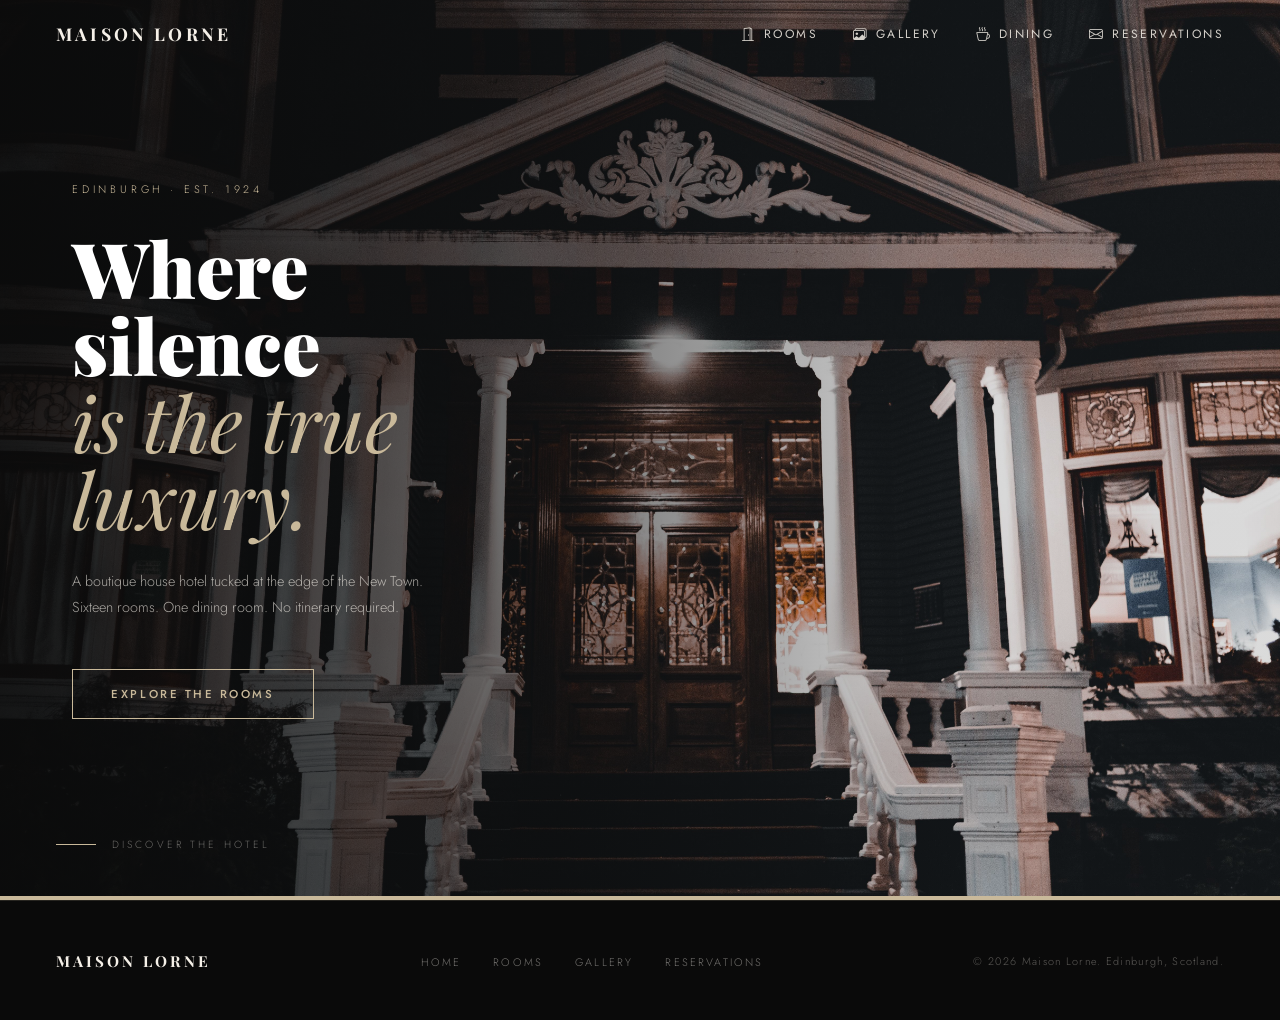
<file: index.html>
<!DOCTYPE html>
<html lang="en">
<head>
  <meta charset="UTF-8" />
  <meta name="viewport" content="width=device-width, initial-scale=1.0" />
  <title>Maison Lorne — Boutique Hotel</title>

  <link rel="preconnect" href="https://fonts.googleapis.com">
  <link href="https://fonts.googleapis.com/css2?family=Playfair+Display:ital,wght@0,400;0,700;0,900;1,400;1,700&family=Jost:wght@300;400;500&display=swap" rel="stylesheet" />

  <link rel="stylesheet" href="https://cdn.jsdelivr.net/npm/bootstrap-icons@1.11.3/font/bootstrap-icons.css">

  <link rel="stylesheet" href="css/styles.css" />
</head>
<body>

  <header>
    <!-- ============ NAV ============ -->
    <nav class="light">
      <a class="nav-logo" href="index.html">Maison Lorne</a>
      <ul class="nav-links">
        <li><a href="rooms.html"><i class="bi bi-door-open"></i><span>Rooms</span></a></li>
        <li><a href="gallery.html"><i class="bi bi-images"></i><span>Gallery</span></a></li>
        <li><a href="dining.html"><i class="bi bi-cup-hot"></i><span>Dining</span></a></li>
        <li><a href="contact.html"><i class="bi bi-envelope"></i><span>Reservations</span></a></li>
      </ul>
    </nav>
  </header>

  <main>

    <!-- ============ HERO ============ -->
    <section id="hero">
      <div class="hero-text">
        <p class="hero-eyebrow">Edinburgh · Est. 1924</p>
        <h1 class="hero-title">
          Where silence<br>
          <em>is the true luxury.</em>
        </h1>
        <p class="hero-sub">
          A boutique house hotel tucked at the edge of the New Town.
          Sixteen rooms. One dining room. No itinerary required.
        </p>
        <a href="rooms.html" class="btn">Explore the rooms</a>
      </div>

      <div class="hero-visual">
        <img src="assets/img/hero-facade.jpg" alt="Maison Lorne hotel building facade at night" />
      </div>

      <a href="rooms.html" class="hero-scroll-hint">Discover the hotel</a>
    </section>

  </main>

  <!-- ============ FOOTER ============ -->
  <footer>
    <span class="footer-logo">Maison Lorne</span>
    <ul class="footer-links">
      <li><a href="index.html">Home</a></li>
      <li><a href="rooms.html">Rooms</a></li>
      <li><a href="gallery.html">Gallery</a></li>
      <li><a href="contact.html">Reservations</a></li>
    </ul>
    <p class="footer-copy">© 2026 Maison Lorne. Edinburgh, Scotland.</p>
  </footer>

</body>
</html>
</file>
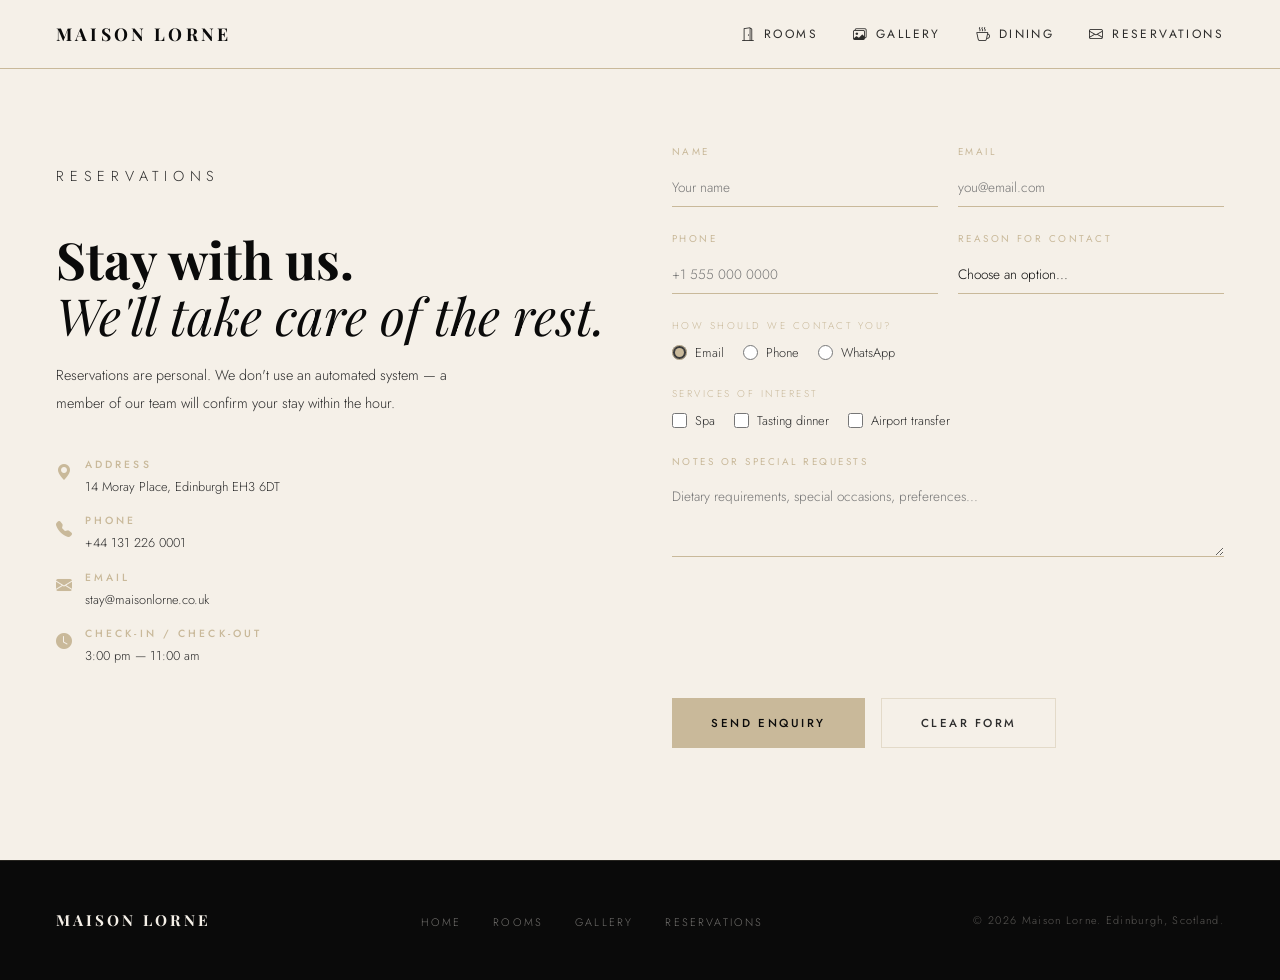
<file: contact.html>
<!DOCTYPE html>
<html lang="en">
<head>
  <meta charset="UTF-8" />
  <meta name="viewport" content="width=device-width, initial-scale=1.0" />
  <title>Reservations — Maison Lorne</title>

  <link rel="preconnect" href="https://fonts.googleapis.com">
  <link href="https://fonts.googleapis.com/css2?family=Playfair+Display:ital,wght@0,400;0,700;0,900;1,400;1,700&family=Jost:wght@300;400;500&display=swap" rel="stylesheet" />

  <link rel="stylesheet" href="https://cdn.jsdelivr.net/npm/bootstrap-icons@1.11.3/font/bootstrap-icons.css">

  <link rel="stylesheet" href="css/styles.css" />
</head>
<body>

  <header>
    <!-- ============ NAV ============ -->
    <nav class="dark">
      <a class="nav-logo" href="index.html">Maison Lorne</a>
      <ul class="nav-links">
        <li><a href="rooms.html"><i class="bi bi-door-open"></i><span>Rooms</span></a></li>
        <li><a href="gallery.html"><i class="bi bi-images"></i><span>Gallery</span></a></li>
        <li><a href="dining.html"><i class="bi bi-cup-hot"></i><span>Dining</span></a></li>
        <li><a href="contact.html"><i class="bi bi-envelope"></i><span>Reservations</span></a></li>
      </ul>
    </nav>
  </header>

  <main>

    <!-- ============ CONTACT / FORM ============ -->
    <section id="contact">
      <div class="contact-text">
        <p class="section-label">Reservations</p>
        <h2 class="section-title">Stay with us.<br><em>We'll take care of the rest.</em></h2>
        <p>Reservations are personal. We don't use an automated system — a member of our team will confirm your stay within the hour.</p>
        <ul class="contact-details">
          <li><i class="bi bi-geo-alt-fill"></i><span><strong>Address</strong>14 Moray Place, Edinburgh EH3 6DT</span></li>
          <li><i class="bi bi-telephone-fill"></i><span><strong>Phone</strong>+44 131 226 0001</span></li>
          <li><i class="bi bi-envelope-fill"></i><span><strong>Email</strong>stay@maisonlorne.co.uk</span></li>
          <li><i class="bi bi-clock-fill"></i><span><strong>Check-in / Check-out</strong>3:00 pm — 11:00 am</span></li>
        </ul>
      </div>

      <div class="contact-form-wrapper">
        <form class="contact-form" id="reservationForm">
          <div class="form-row">
            <div class="field">
              <label for="name">Name</label>
              <input type="text" id="name" name="name" placeholder="Your name" required />
            </div>
            <div class="field">
              <label for="email">Email</label>
              <input type="email" id="email" name="email" placeholder="you@email.com" required />
            </div>
          </div>

          <div class="form-row">
            <div class="field">
              <label for="phone">Phone</label>
              <input type="tel" id="phone" name="phone" placeholder="+1 555 000 0000" pattern="[0-9+ ]*" />
            </div>
            <div class="field">
              <label for="reason">Reason for contact</label>
              <select id="reason" name="reason">
                <option value="">Choose an option...</option>
                <option value="room">Room reservation</option>
                <option value="event">Private event</option>
                <option value="restaurant">Table reservation</option>
                <option value="other">Other enquiry</option>
              </select>
            </div>
          </div>

          <div class="choice-group">
            <span class="group-label">How should we contact you?</span>
            <div class="choice-options">
              <label><input type="radio" name="preferred-contact" value="email" checked /> Email</label>
              <label><input type="radio" name="preferred-contact" value="phone" /> Phone</label>
              <label><input type="radio" name="preferred-contact" value="whatsapp" /> WhatsApp</label>
            </div>
          </div>

          <div class="choice-group">
            <span class="group-label">Services of interest</span>
            <div class="choice-options">
              <label><input type="checkbox" name="services" value="spa" /> Spa</label>
              <label><input type="checkbox" name="services" value="dinner" /> Tasting dinner</label>
              <label><input type="checkbox" name="services" value="transfer" /> Airport transfer</label>
            </div>
          </div>

          <div class="field">
            <label for="message">Notes or special requests</label>
            <textarea id="message" name="message" placeholder="Dietary requirements, special occasions, preferences..."></textarea>
          </div>

          <div class="form-actions">
            <button type="submit" class="btn filled">Send enquiry</button>
            <button type="reset" class="btn ghost">Clear form</button>
          </div>
        </form>

        <div class="form-success" id="formSuccess" hidden>
          <i class="bi bi-check-circle"></i>
          <h3>Thank you!</h3>
          <p>We've received your enquiry and will get back to you within the hour.</p>
          <button type="button" class="btn" id="sendAnother">Send another enquiry</button>
        </div>
      </div>
    </section>

  </main>

  <!-- ============ FOOTER ============ -->
  <footer>
    <span class="footer-logo">Maison Lorne</span>
    <ul class="footer-links">
      <li><a href="index.html">Home</a></li>
      <li><a href="rooms.html">Rooms</a></li>
      <li><a href="gallery.html">Gallery</a></li>
      <li><a href="contact.html">Reservations</a></li>
    </ul>
    <p class="footer-copy">© 2026 Maison Lorne. Edinburgh, Scotland.</p>
  </footer>

  <script>
    // Show a confirmation message instead of actually submitting the form
    const form = document.getElementById('reservationForm');
    const successMessage = document.getElementById('formSuccess');

    form.addEventListener('submit', (event) => {
      event.preventDefault();
      if (!form.checkValidity()) {
        form.reportValidity();
        return;
      }
      form.hidden = true;
      successMessage.hidden = false;
    });

    document.getElementById('sendAnother').addEventListener('click', () => {
      form.reset();
      form.hidden = false;
      successMessage.hidden = true;
    });
  </script>

</body>
</html>
</file>
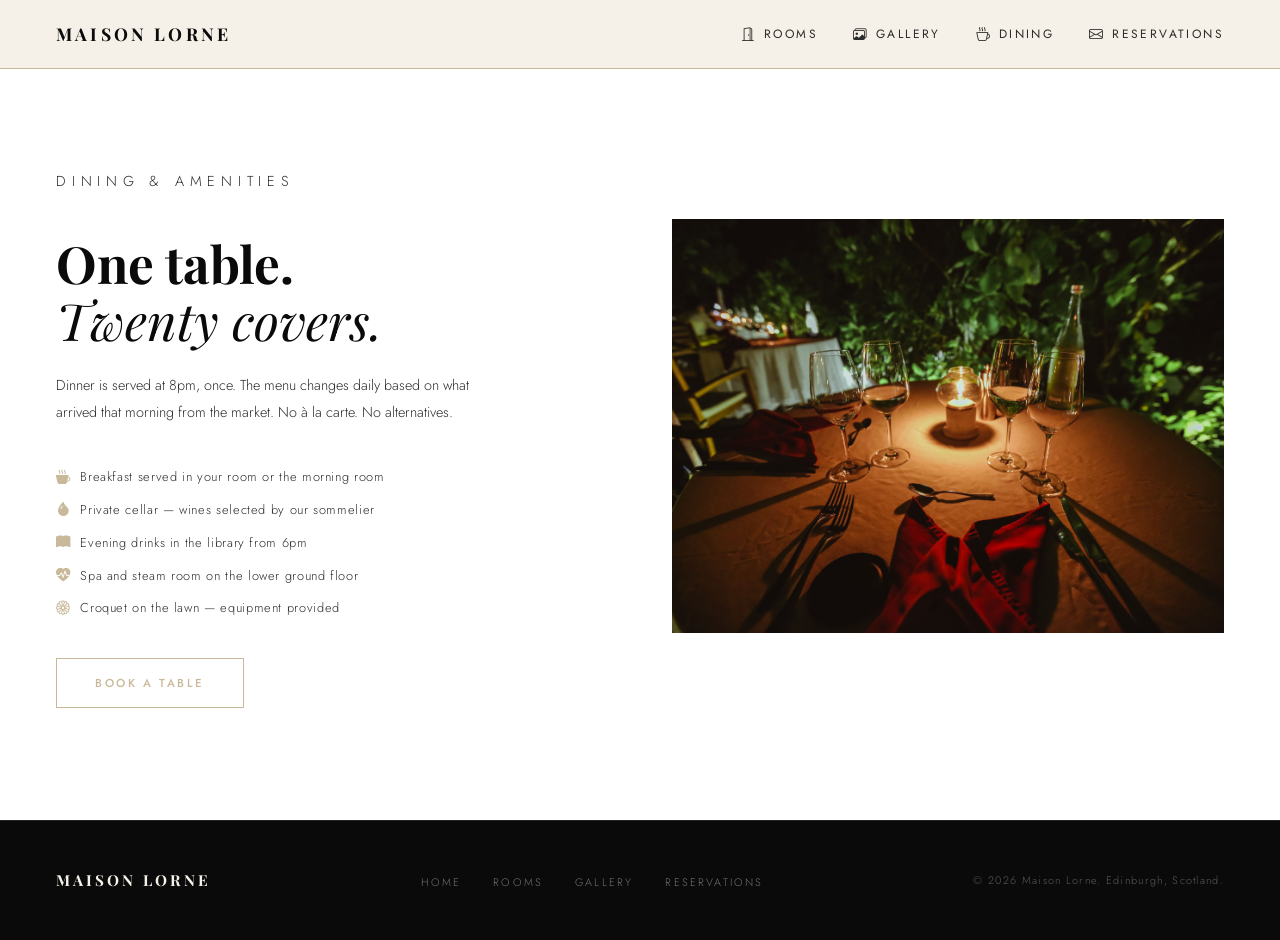
<file: dining.html>
<!DOCTYPE html>
<html lang="en">
<head>
  <meta charset="UTF-8" />
  <meta name="viewport" content="width=device-width, initial-scale=1.0" />
  <title>Dining — Maison Lorne</title>

  <link rel="preconnect" href="https://fonts.googleapis.com">
  <link href="https://fonts.googleapis.com/css2?family=Playfair+Display:ital,wght@0,400;0,700;0,900;1,400;1,700&family=Jost:wght@300;400;500&display=swap" rel="stylesheet" />

  <link rel="stylesheet" href="https://cdn.jsdelivr.net/npm/bootstrap-icons@1.11.3/font/bootstrap-icons.css">

  <link rel="stylesheet" href="css/styles.css" />
</head>
<body>

  <header>
    <!-- ============ NAV ============ -->
    <nav class="dark">
      <a class="nav-logo" href="index.html">Maison Lorne</a>
      <ul class="nav-links">
        <li><a href="rooms.html"><i class="bi bi-door-open"></i><span>Rooms</span></a></li>
        <li><a href="gallery.html"><i class="bi bi-images"></i><span>Gallery</span></a></li>
        <li><a href="dining.html"><i class="bi bi-cup-hot"></i><span>Dining</span></a></li>
        <li><a href="contact.html"><i class="bi bi-envelope"></i><span>Reservations</span></a></li>
      </ul>
    </nav>
  </header>

  <main>

    <!-- ============ DINING / AMENITIES ============ -->
    <section id="restaurant">
      <div class="restaurant-text">
        <p class="section-label">Dining &amp; Amenities</p>
        <h2 class="section-title">One table.<br><em>Twenty covers.</em></h2>
        <p>Dinner is served at 8pm, once. The menu changes daily based on what arrived that morning from the market. No à la carte. No alternatives.</p>
        <ul class="amenity-list">
          <li><i class="bi bi-cup-hot-fill"></i> Breakfast served in your room or the morning room</li>
          <li><i class="bi bi-droplet-fill"></i> Private cellar — wines selected by our sommelier</li>
          <li><i class="bi bi-book-fill"></i> Evening drinks in the library from 6pm</li>
          <li><i class="bi bi-heart-pulse-fill"></i> Spa and steam room on the lower ground floor</li>
          <li><i class="bi bi-flower1"></i> Croquet on the lawn — equipment provided</li>
        </ul>
        <a href="contact.html" class="btn">Book a table</a>
      </div>

      <div class="restaurant-visual">
        <img src="assets/img/dining-table.jpg" alt="Fine dining table set for dinner" />
      </div>
    </section>

  </main>

  <!-- ============ FOOTER ============ -->
  <footer>
    <span class="footer-logo">Maison Lorne</span>
    <ul class="footer-links">
      <li><a href="index.html">Home</a></li>
      <li><a href="rooms.html">Rooms</a></li>
      <li><a href="gallery.html">Gallery</a></li>
      <li><a href="contact.html">Reservations</a></li>
    </ul>
    <p class="footer-copy">© 2026 Maison Lorne. Edinburgh, Scotland.</p>
  </footer>

</body>
</html>
</file>
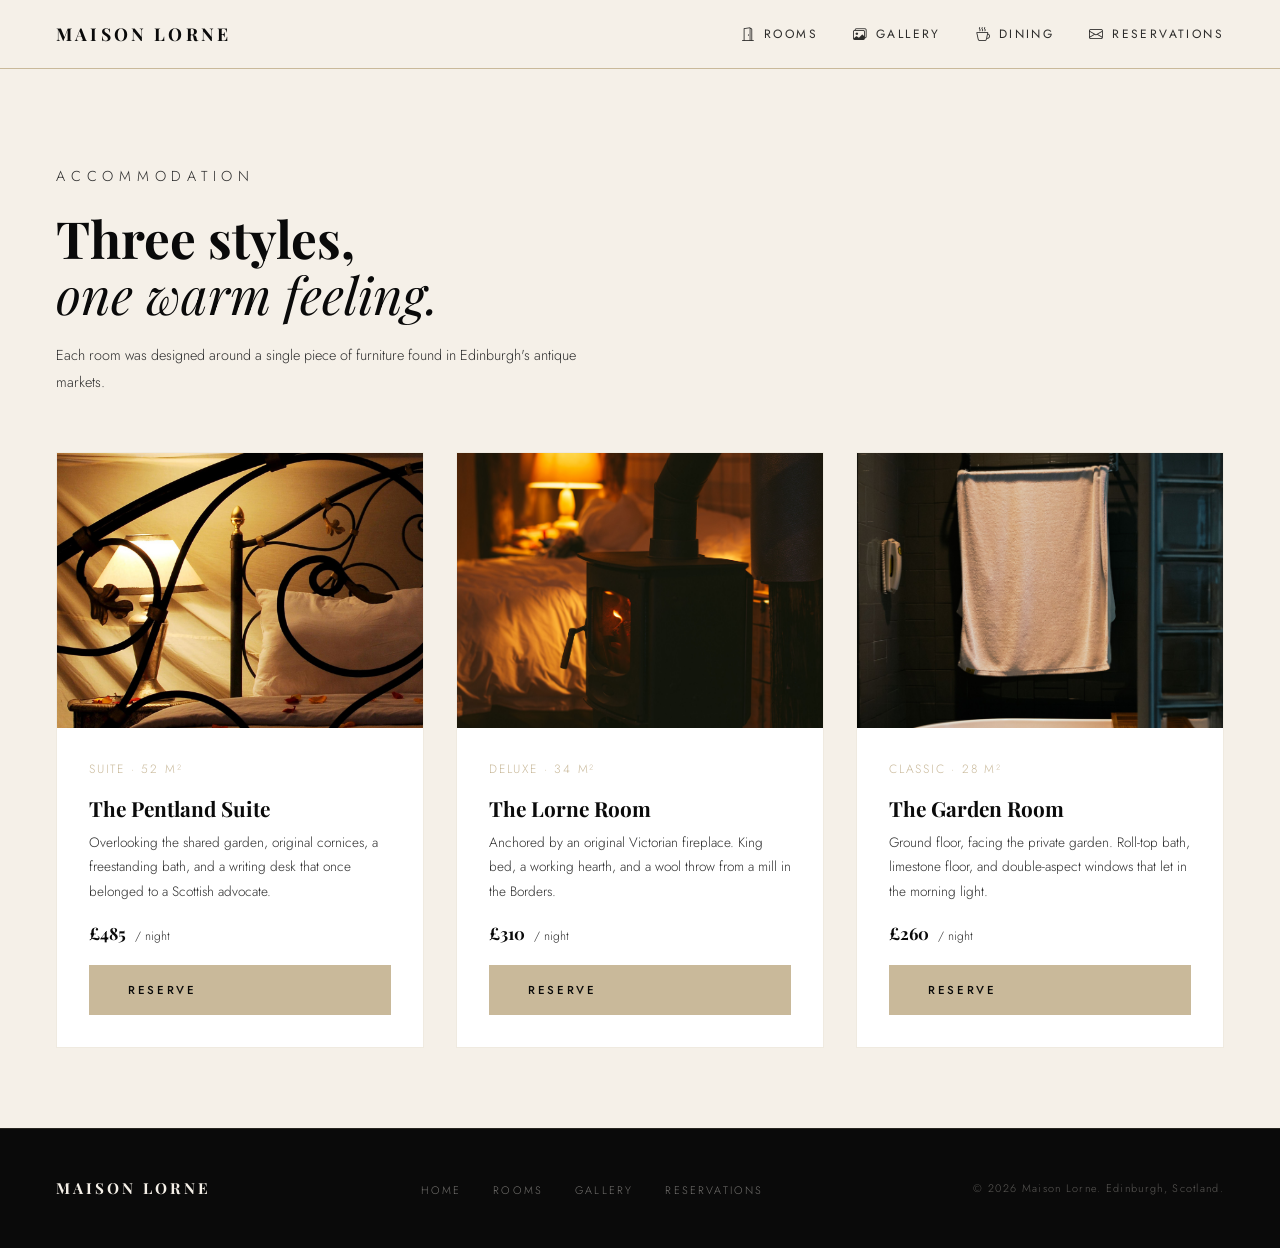
<file: rooms.html>
<!DOCTYPE html>
<html lang="en">
<head>
  <meta charset="UTF-8" />
  <meta name="viewport" content="width=device-width, initial-scale=1.0" />
  <title>Rooms — Maison Lorne</title>

  <link rel="preconnect" href="https://fonts.googleapis.com">
  <link href="https://fonts.googleapis.com/css2?family=Playfair+Display:ital,wght@0,400;0,700;0,900;1,400;1,700&family=Jost:wght@300;400;500&display=swap" rel="stylesheet" />

  <link rel="stylesheet" href="https://cdn.jsdelivr.net/npm/bootstrap-icons@1.11.3/font/bootstrap-icons.css">

  <link rel="stylesheet" href="css/styles.css" />
</head>
<body>

  <header>
    <!-- ============ NAV ============ -->
    <nav class="dark">
      <a class="nav-logo" href="index.html">Maison Lorne</a>
      <ul class="nav-links">
        <li><a href="rooms.html"><i class="bi bi-door-open"></i><span>Rooms</span></a></li>
        <li><a href="gallery.html"><i class="bi bi-images"></i><span>Gallery</span></a></li>
        <li><a href="dining.html"><i class="bi bi-cup-hot"></i><span>Dining</span></a></li>
        <li><a href="contact.html"><i class="bi bi-envelope"></i><span>Reservations</span></a></li>
      </ul>
    </nav>
  </header>

  <main>

    <!-- ============ CARDS (Rooms) ============ -->
    <section id="rooms">
      <div class="rooms-intro">
        <p class="section-label">Accommodation</p>
        <h2 class="section-title">Three styles,<br><em>one warm feeling.</em></h2>
        <p>Each room was designed around a single piece of furniture found in Edinburgh's antique markets.</p>
      </div>

      <div class="rooms-grid">
        <!-- Room 1 -->
        <article class="room-card">
          <div class="room-illustration">
            <img src="assets/img/room-1-suite.jpg" alt="The Pentland Suite bedroom" />
          </div>
          <div class="room-info">
            <p class="room-detail">Suite · 52 m²</p>
            <h3 class="room-name">The Pentland Suite</h3>
            <p class="room-desc">Overlooking the shared garden, original cornices, a freestanding bath, and a writing desk that once belonged to a Scottish advocate.</p>
            <p class="room-price">£485 <span>/ night</span></p>
            <a href="contact.html" class="btn filled">Reserve</a>
          </div>
        </article>

        <!-- Room 2 -->
        <article class="room-card">
          <div class="room-illustration">
            <img src="assets/img/room-2-deluxe.jpg" alt="The Lorne Room with fireplace" />
          </div>
          <div class="room-info">
            <p class="room-detail">Deluxe · 34 m²</p>
            <h3 class="room-name">The Lorne Room</h3>
            <p class="room-desc">Anchored by an original Victorian fireplace. King bed, a working hearth, and a wool throw from a mill in the Borders.</p>
            <p class="room-price">£310 <span>/ night</span></p>
            <a href="contact.html" class="btn filled">Reserve</a>
          </div>
        </article>

        <!-- Room 3 -->
        <article class="room-card">
          <div class="room-illustration">
            <img src="assets/img/room-3-classic.jpg" alt="The Garden Room with clawfoot bath" />
          </div>
          <div class="room-info">
            <p class="room-detail">Classic · 28 m²</p>
            <h3 class="room-name">The Garden Room</h3>
            <p class="room-desc">Ground floor, facing the private garden. Roll-top bath, limestone floor, and double-aspect windows that let in the morning light.</p>
            <p class="room-price">£260 <span>/ night</span></p>
            <a href="contact.html" class="btn filled">Reserve</a>
          </div>
        </article>
      </div>
    </section>

  </main>

  <!-- ============ FOOTER ============ -->
  <footer>
    <span class="footer-logo">Maison Lorne</span>
    <ul class="footer-links">
      <li><a href="index.html">Home</a></li>
      <li><a href="rooms.html">Rooms</a></li>
      <li><a href="gallery.html">Gallery</a></li>
      <li><a href="contact.html">Reservations</a></li>
    </ul>
    <p class="footer-copy">© 2026 Maison Lorne. Edinburgh, Scotland.</p>
  </footer>

</body>
</html>
</file>
<file: css/styles.css>
/* =========================================================
   MAISON LORNE — Global stylesheet
   ========================================================= */

*, *::before, *::after { box-sizing: border-box; margin: 0; padding: 0; }

:root {
  --black:   #0A0A0A;
  --cream:   #F5F0E8;
  --white:   #FFFFFF;
  --sand:    #C9B99A;
  --carbon:  #2C2C2C;
  --font-display: 'Playfair Display', Georgia, serif;
  --font-body:    'Jost', system-ui, sans-serif;
}

body {
  background: var(--cream);
  color: var(--black);
  font-family: var(--font-body);
  font-weight: 300;
  overflow-x: hidden;
}

img { max-width: 100%; display: block; }

/* =========================================================
   NAV — fixed bar
   ========================================================= */
nav {
  position: fixed;
  top: 0; left: 0; right: 0;
  z-index: 100;
  display: flex;
  justify-content: space-between;
  align-items: center;
  padding: 1.4rem 3.5rem;
}
nav.light { color: var(--cream); }
nav.dark  { color: var(--black); background: var(--cream); border-bottom: 1px solid var(--sand); }

.nav-logo {
  font-family: var(--font-display);
  font-weight: 700;
  font-size: 1.1rem;
  letter-spacing: 0.18em;
  text-transform: uppercase;
  text-decoration: none;
  color: inherit;
}
.nav-links {
  display: flex;
  align-items: center;
  gap: 2.2rem;
  list-style: none;
}
.nav-links a {
  display: flex;
  align-items: center;
  gap: 0.4rem;
  font-family: var(--font-body);
  font-size: 0.75rem;
  font-weight: 400;
  letter-spacing: 0.2em;
  text-transform: uppercase;
  text-decoration: none;
  color: inherit;
  opacity: 0.85;
  transition: opacity 0.2s;
}
.nav-links a:hover { opacity: 1; }
.nav-links i { font-size: 0.85rem; }

/* =========================================================
   HERO — full-bleed background photo with overlaid text
   ========================================================= */
#hero {
  position: relative;
  min-height: 100vh;
  background: var(--black);
  display: flex;
  flex-wrap: wrap;
  align-items: center;
  overflow: hidden;
}

.hero-text {
  position: relative;
  z-index: 2;
  max-width: 620px;
  padding: 8rem 3.5rem;
}

.hero-eyebrow {
  font-size: 0.68rem;
  letter-spacing: 0.35em;
  text-transform: uppercase;
  color: var(--sand);
  margin-bottom: 2rem;
}

.hero-title {
  font-family: var(--font-display);
  font-size: clamp(3rem, 6vw, 5.5rem);
  font-weight: 900;
  line-height: 1.0;
  color: var(--white);
  margin-bottom: 0.3em;
}
.hero-title em { font-style: italic; font-weight: 400; color: var(--sand); }

.hero-sub {
  font-size: 0.9rem;
  line-height: 1.8;
  color: rgba(245,240,232,0.65);
  max-width: 360px;
  margin: 2rem 0 3rem;
}

.btn {
  display: inline-block;
  font-size: 0.72rem;
  font-weight: 500;
  letter-spacing: 0.22em;
  text-transform: uppercase;
  text-decoration: none;
  padding: 1rem 2.4rem;
  border: 1px solid var(--sand);
  color: var(--sand);
  background: transparent;
  cursor: pointer;
  transition: background 0.25s, color 0.25s;
  font-family: var(--font-body);
}
.btn:hover { background: var(--sand); color: var(--black); }
.btn.filled { background: var(--sand); color: var(--black); border-color: var(--sand); }
.btn.filled:hover { background: transparent; color: var(--sand); }
.btn.ghost { border-color: rgba(201,185,154,0.4); color: var(--carbon); }

.hero-visual {
  position: absolute;
  inset: 0;
  z-index: 0;
}
.hero-visual img { width: 100%; height: 100%; object-fit: cover; }
.hero-visual::after {
  content: '';
  position: absolute;
  inset: 0;
  background: linear-gradient(90deg, rgba(10,10,10,0.92) 0%, rgba(10,10,10,0.55) 45%, rgba(10,10,10,0.15) 75%);
}

#hero::after {
  content: '';
  position: absolute;
  bottom: 0; left: 0; right: 0;
  height: 4px;
  background: var(--sand);
  z-index: 3;
}

.hero-scroll-hint {
  position: absolute;
  bottom: 3rem; left: 3.5rem;
  display: flex; align-items: center; gap: 1rem;
  z-index: 4;
  color: rgba(245,240,232,0.4);
  font-size: 0.65rem;
  letter-spacing: 0.3em;
  text-transform: uppercase;
  text-decoration: none;
  transition: color 0.2s;
}
.hero-scroll-hint:hover { color: var(--sand); }
.hero-scroll-hint::before { content: ''; display: block; width: 40px; height: 1px; background: var(--sand); }

/* =========================================================
   SHARED SECTION STYLES
   ========================================================= */
section { position: relative; }

.section-label {
  font-size: 0.62rem;
  letter-spacing: 0.4em;
  text-transform: uppercase;
  color: var(--sand);
  margin-bottom: 1.2rem;
}
.section-title {
  font-family: var(--font-display);
  font-size: clamp(2rem, 4vw, 3.2rem);
  font-weight: 700;
  line-height: 1.1;
  color: var(--black);
}
.section-title em { font-style: italic; font-weight: 400; }

/* =========================================================
   ROOMS (cards)
   ========================================================= */
#rooms { background: var(--cream); padding: 9rem 3.5rem 5rem; }

.rooms-intro { max-width: 560px; margin-bottom: 3.5rem; }
.rooms-intro p { font-size: 0.9rem; line-height: 1.9; color: var(--carbon); margin-top: 1.2rem; }

.rooms-grid {
  display: flex;
  flex-wrap: wrap;
  gap: 2rem;
}

.room-card {
  flex: 1 1 300px;
  display: flex;
  flex-direction: column;
  background: var(--white);
  border: 1px solid rgba(201,185,154,0.3);
  overflow: hidden;
}

.room-illustration {
  width: 100%;
  background: var(--black);
  aspect-ratio: 4 / 3;
  overflow: hidden;
}
.room-illustration img { width: 100%; height: 100%; object-fit: cover; }

.room-info { padding: 2rem; display: flex; flex-direction: column; flex: 1; }
.room-name { font-family: var(--font-display); font-size: 1.3rem; font-weight: 700; margin-bottom: 0.5rem; }
.room-detail { font-size: 0.75rem; letter-spacing: 0.15em; text-transform: uppercase; color: var(--sand); margin-bottom: 1rem; }
.room-desc { font-size: 0.85rem; line-height: 1.8; color: var(--carbon); margin-bottom: 1.2rem; flex: 1; }
.room-price { font-family: var(--font-display); font-size: 1.05rem; font-weight: 700; margin-bottom: 1.2rem; }
.room-price span { font-family: var(--font-body); font-weight: 300; font-size: 0.75rem; color: var(--carbon); margin-left: 0.3rem; }

/* =========================================================
   GALLERY — mosaic with flex-wrap
   ========================================================= */
#gallery { background: var(--black); padding: 9rem 3.5rem 7rem; }
#gallery .section-title { color: var(--white); }

.gallery-intro { max-width: 560px; margin-bottom: 3rem; }
.gallery-intro p { font-size: 0.9rem; line-height: 1.9; color: rgba(245,240,232,0.65); margin-top: 1.2rem; }

.gallery-grid {
  display: flex;
  flex-wrap: wrap;
  gap: 1rem;
}

.gallery-item {
  flex: 1 1 220px;
  max-width: 320px;
  overflow: hidden;
  border: 1px solid rgba(201,185,154,0.2);
  aspect-ratio: 1 / 1;
}
.gallery-item img {
  width: 100%; height: 100%;
  object-fit: cover;
  transition: transform 0.4s ease;
}
.gallery-item:hover img { transform: scale(1.06); }

/* =========================================================
   DINING & AMENITIES
   ========================================================= */
#restaurant {
  background: var(--white);
  padding: 9rem 3.5rem 7rem;
  display: flex;
  flex-wrap: wrap;
  gap: 4rem;
  align-items: center;
}
.restaurant-text, .restaurant-visual { flex: 1 1 380px; }

.restaurant-text p {
  font-size: 0.9rem; line-height: 1.9; color: var(--carbon);
  margin: 1.5rem 0 2.5rem; max-width: 440px;
}

.amenity-list { list-style: none; display: flex; flex-direction: column; gap: 0.8rem; margin-bottom: 2.5rem; }
.amenity-list li {
  display: flex; align-items: center; gap: 0.6rem;
  font-size: 0.8rem; letter-spacing: 0.05em; color: var(--carbon);
}
.amenity-list i { color: var(--sand); font-size: 0.9rem; }

.restaurant-visual { overflow: hidden; aspect-ratio: 4 / 3; }
.restaurant-visual img { width: 100%; height: 100%; object-fit: cover; display: block; }

/* =========================================================
   CONTACT
   ========================================================= */
#contact {
  background: var(--cream);
  padding: 9rem 3.5rem 7rem;
  display: flex;
  flex-wrap: wrap;
  gap: 4rem;
}
.contact-text, .contact-form-wrapper { flex: 1 1 380px; }

.contact-text p { font-size: 0.9rem; line-height: 1.9; color: var(--carbon); margin: 1.2rem 0 2.5rem; max-width: 420px; }

.contact-details { list-style: none; display: flex; flex-direction: column; gap: 1rem; }
.contact-details li { display: flex; gap: 0.8rem; font-size: 0.8rem; color: var(--carbon); line-height: 1.6; align-items: flex-start; }
.contact-details i { color: var(--sand); font-size: 1rem; margin-top: 0.2rem; }
.contact-details strong { display: block; font-size: 0.65rem; letter-spacing: 0.3em; text-transform: uppercase; color: var(--sand); margin-bottom: 0.2rem; font-weight: 500; }

/* -- Form -- */
.contact-form { display: flex; flex-direction: column; gap: 1.5rem; }
.contact-form[hidden] { display: none; }

/* -- Confirmation message shown after a valid submit -- */
.form-success {
  display: flex;
  flex-direction: column;
  align-items: flex-start;
  gap: 1rem;
  padding: 3rem 0;
}
.form-success[hidden] { display: none; }
.form-success i { font-size: 2.5rem; color: var(--sand); }
.form-success h3 { font-family: var(--font-display); font-size: 1.6rem; font-weight: 700; color: var(--black); }
.form-success p { font-size: 0.9rem; line-height: 1.8; color: var(--carbon); max-width: 380px; }

.form-row { display: flex; flex-wrap: wrap; gap: 1.2rem; }
.field { flex: 1 1 220px; display: flex; flex-direction: column; gap: 0.5rem; }

.field label { font-size: 0.62rem; letter-spacing: 0.25em; text-transform: uppercase; color: var(--sand); font-weight: 400; }

.field input, .field select, .field textarea {
  background: transparent;
  border: none;
  border-bottom: 1px solid var(--sand);
  padding: 0.6rem 0;
  font-family: var(--font-body);
  font-size: 0.85rem;
  font-weight: 300;
  color: var(--black);
  outline: none;
  transition: border-color 0.2s;
  width: 100%;
}
.field input:focus, .field select:focus, .field textarea:focus { border-color: var(--black); }
.field textarea { resize: vertical; min-height: 80px; }
.field select { appearance: none; cursor: pointer; }

/* Radio / checkbox group */
.choice-group { display: flex; flex-direction: column; gap: 0.6rem; }
.choice-group span.group-label { font-size: 0.62rem; letter-spacing: 0.25em; text-transform: uppercase; color: var(--sand); }
.choice-options { display: flex; flex-wrap: wrap; gap: 1.2rem; }
.choice-options label {
  display: flex; align-items: center; gap: 0.5rem;
  font-size: 0.8rem; color: var(--carbon); text-transform: none; letter-spacing: normal;
  cursor: pointer;
}
.choice-options input[type="radio"],
.choice-options input[type="checkbox"] { accent-color: var(--sand); width: 15px; height: 15px; }

.form-actions { display: flex; flex-wrap: wrap; gap: 1rem; }

/* =========================================================
   FOOTER
   ========================================================= */
footer {
  background: var(--black);
  padding: 3rem 3.5rem;
  display: flex;
  flex-wrap: wrap;
  justify-content: space-between;
  align-items: center;
  gap: 1.5rem;
  border-top: 1px solid rgba(201,185,154,0.15);
}
.footer-logo { font-family: var(--font-display); font-size: 0.95rem; font-weight: 700; letter-spacing: 0.2em; text-transform: uppercase; color: var(--cream); }
.footer-copy { font-size: 0.68rem; letter-spacing: 0.12em; color: rgba(245,240,232,0.35); }
.footer-links { display: flex; gap: 2rem; list-style: none; }
.footer-links a { font-size: 0.68rem; letter-spacing: 0.2em; text-transform: uppercase; color: rgba(245,240,232,0.45); text-decoration: none; transition: color 0.2s; }
.footer-links a:hover { color: var(--sand); }

/* =========================================================
   RESPONSIVE — breakpoint ~700px
   ========================================================= */
@media (max-width: 700px) {
  nav { padding: 1.2rem 1.5rem; }
  .nav-links { gap: 1rem; }
  .nav-links span { display: none; }

  .hero-text { padding: 7rem 1.5rem 5rem; max-width: 100%; }
  .hero-visual::after { background: rgba(10,10,10,0.72); }

  /* Extra top padding so the fixed nav never overlaps the section title */
  #rooms, #gallery, #restaurant, #contact { padding: 6.5rem 1.5rem 4rem; }

  .gallery-item { flex: 1 1 45%; }

  footer { flex-direction: column; text-align: center; padding: 2.5rem 1.5rem; }
}

@media (min-width: 1024px) {
  .hero-text { padding-left: 4.5rem; }
}
</file>
